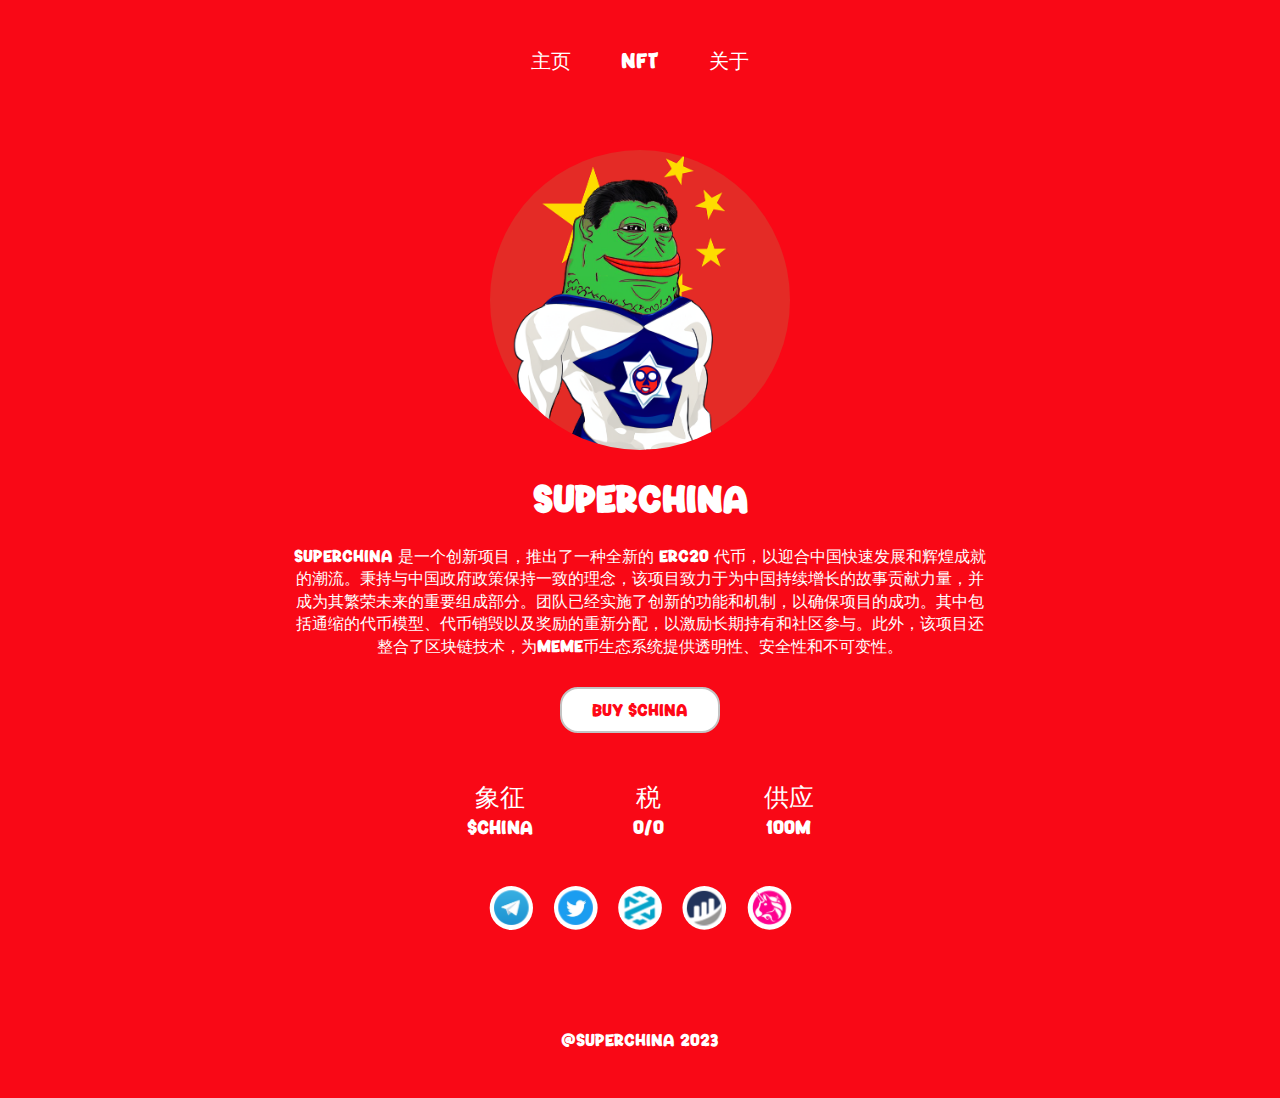
<file: index.html>
<!doctype html>
<html lang="en">

<head>
    <meta charset="utf-8" />
    <link rel="icon" href="/favicon.png" />
    <meta name="viewport" content="width=device-width,initial-scale=1" />
    <meta name="theme-color" content="#000000" />
    <meta name="description" content="个创新项目，推出了一种全新的 ERC20 代币，以迎合中国快速发展和辉煌成就的潮流。秉持与中国政府政策保持一致的理念，该项目致力于为中国持续增长的故事贡献力量，并成为其繁荣未来的重要组成部分。" />
    <link rel="apple-touch-icon" href="/favicon.png" />
    <link rel="manifest" href="/manifest.json" />
    <title>SUPERCHINA</title>
    <meta name="description" content="个创新项目，推出了一种全新的 ERC20 代币，以迎合中国快速发展和辉煌成就的潮流。秉持与中国政府政策保持一致的理念，该项目致力于为中国持续增长的故事贡献力量，并成为其繁荣未来的重要组成部分。" />
    <meta property="og:title" content="SUPERCHINA" />
    <meta property="og:description" content="个创新项目，推出了一种全新的 ERC20 代币，以迎合中国快速发展和辉煌成就的潮流。秉持与中国政府政策保持一致的理念，该项目致力于为中国持续增长的故事贡献力量，并成为其繁荣未来的重要组成部分。" />
    <meta property="og:image" itemprop="image" content="/thumb.png" />
    <meta name="twitter:card" content="summary_large_image" />
    <meta name="twitter:title" content="SUPERCHINA" />
    <meta name="twitter:description" content="个创新项目，推出了一种全新的 ERC20 代币，以迎合中国快速发展和辉煌成就的潮流。秉持与中国政府政策保持一致的理念，该项目致力于为中国持续增长的故事贡献力量，并成为其繁荣未来的重要组成部分。" />
    <meta name="twitter:site" content="@" />
    <meta name="twitter:image" content="/thumb.jpeg" />
    <script defer="defer" src="/static/js/main.1a6baa04.js"></script>
    <link href="/static/css/main.8e5d07f9.css" rel="stylesheet">
</head>

<body><noscript>You need to enable JavaScript to run this app.</noscript>
    <div id="root"></div>
</body>

</html>
</file>
<file: static/css/main.8e5d07f9.css>
a,
abbr,
address,
article,
aside,
audio,
b,
blockquote,
body,
button,
canvas,
dd,
del,
details,
div,
dl,
dt,
em,
embed,
fieldset,
figcaption,
figure,
footer,
form,
h1,
h2,
h3,
h4,
h5,
h6,
header,
hr,
html,
i,
iframe,
img,
label,
legend,
li,
mark,
menu,
nav,
ol,
output,
p,
pre,
ruby,
section,
small,
span,
strong,
summary,
table,
td,
th,
time,
tr,
u,
ul,
video {
    word-wrap: break-word;
    font-size: 100%;
    margin: 0;
    padding: 0;
    vertical-align: initial
}

html {
    line-height: 1
}

ol,
ul {
    list-style: none
}

table {
    border-collapse: collapse;
    border-spacing: 0
}

caption,
td,
th {
    font-weight: inherit;
    text-align: inherit;
    vertical-align: middle
}

blockquote,
q {
    quotes: none
}

a img {
    border: none
}

article,
aside,
details,
figure,
footer,
header,
menu,
nav,
section,
summary {
    display: block
}

a,
button {
    cursor: pointer
}

a {
    color: inherit;
    text-decoration: none
}

@font-face {
    font-family: Bluesmile;
    font-weight: 400;
    src: url(../media/blues-smile/BluesSmile.ttf) format("truetype")
}

body {
    background-color: #f90816;
    color: #fff;
    font-family: Bluesmile, sans-serif;
    font-size: 16px;
    min-height: 100vh
}

.tokenomics {
    display: flex;
    gap: 100px;
    margin-top: 50px
}

.tokenomics li {
    display: flex;
    flex-direction: column;
    gap: 10px;
    text-align: center
}

.tokenomics li span:first-child {
    font-size: 25px
}

.tokenomics li span:last-child {
    font-size: 18px
}

.app {
    align-items: center;
    display: flex;
    flex-direction: column;
    min-height: 100vh;
    overflow: hidden;
    padding: 50px
}

@media screen and (max-width:600px) {
    .app {
        padding: 50px 20px
    }
}

.menu {
    display: flex;
    font-size: 20px;
    gap: 50px;
    justify-content: center
}

@media screen and (max-width:600px) {
    .menu {
        font-size: 18px;
        gap: 30px
    }
}

.logo {
    margin-top: 80px;
    max-height: 300px;
    max-width: 300px
}

@media screen and (max-width:600px) {
    .logo {
        margin-top: 50px
    }
}

.logo img {
    border-radius: 50%;
    height: 100%;
    width: 100%
}

.title {
    font-size: 35px;
    margin-top: 30px
}

.description {
    font-size: 16px;
    line-height: 1.4;
    margin-left: auto;
    margin-right: auto;
    margin-top: 30px;
    max-width: 700px;
    text-align: center
}

@media screen and (max-width:600px) {
    .description {
        line-height: 1.2
    }
}

.btn-buy {
    background-color: #fff;
    border: 2px solid #c4c4c4;
    border-radius: 18px;
    color: #ff0716;
    margin-top: 30px;
    padding: 13px 30px
}

.social {
    display: flex;
    margin-top: 50px
}

.social li {
    margin: 0 10px
}

@media screen and (max-width:350px) {
    .social li {
        margin: 0 8px
    }
}

@media screen and (max-width:400px) {
    .social li img {
        width: 35px
    }
}

.copyright {
    display: block;
    margin-top: 100px
}

@media screen and (max-width:600px) {
    .copyright {
        margin-top: 50px
    }
}

/*# sourceMappingURL=main.8e5d07f9.css.map*/
</file>
